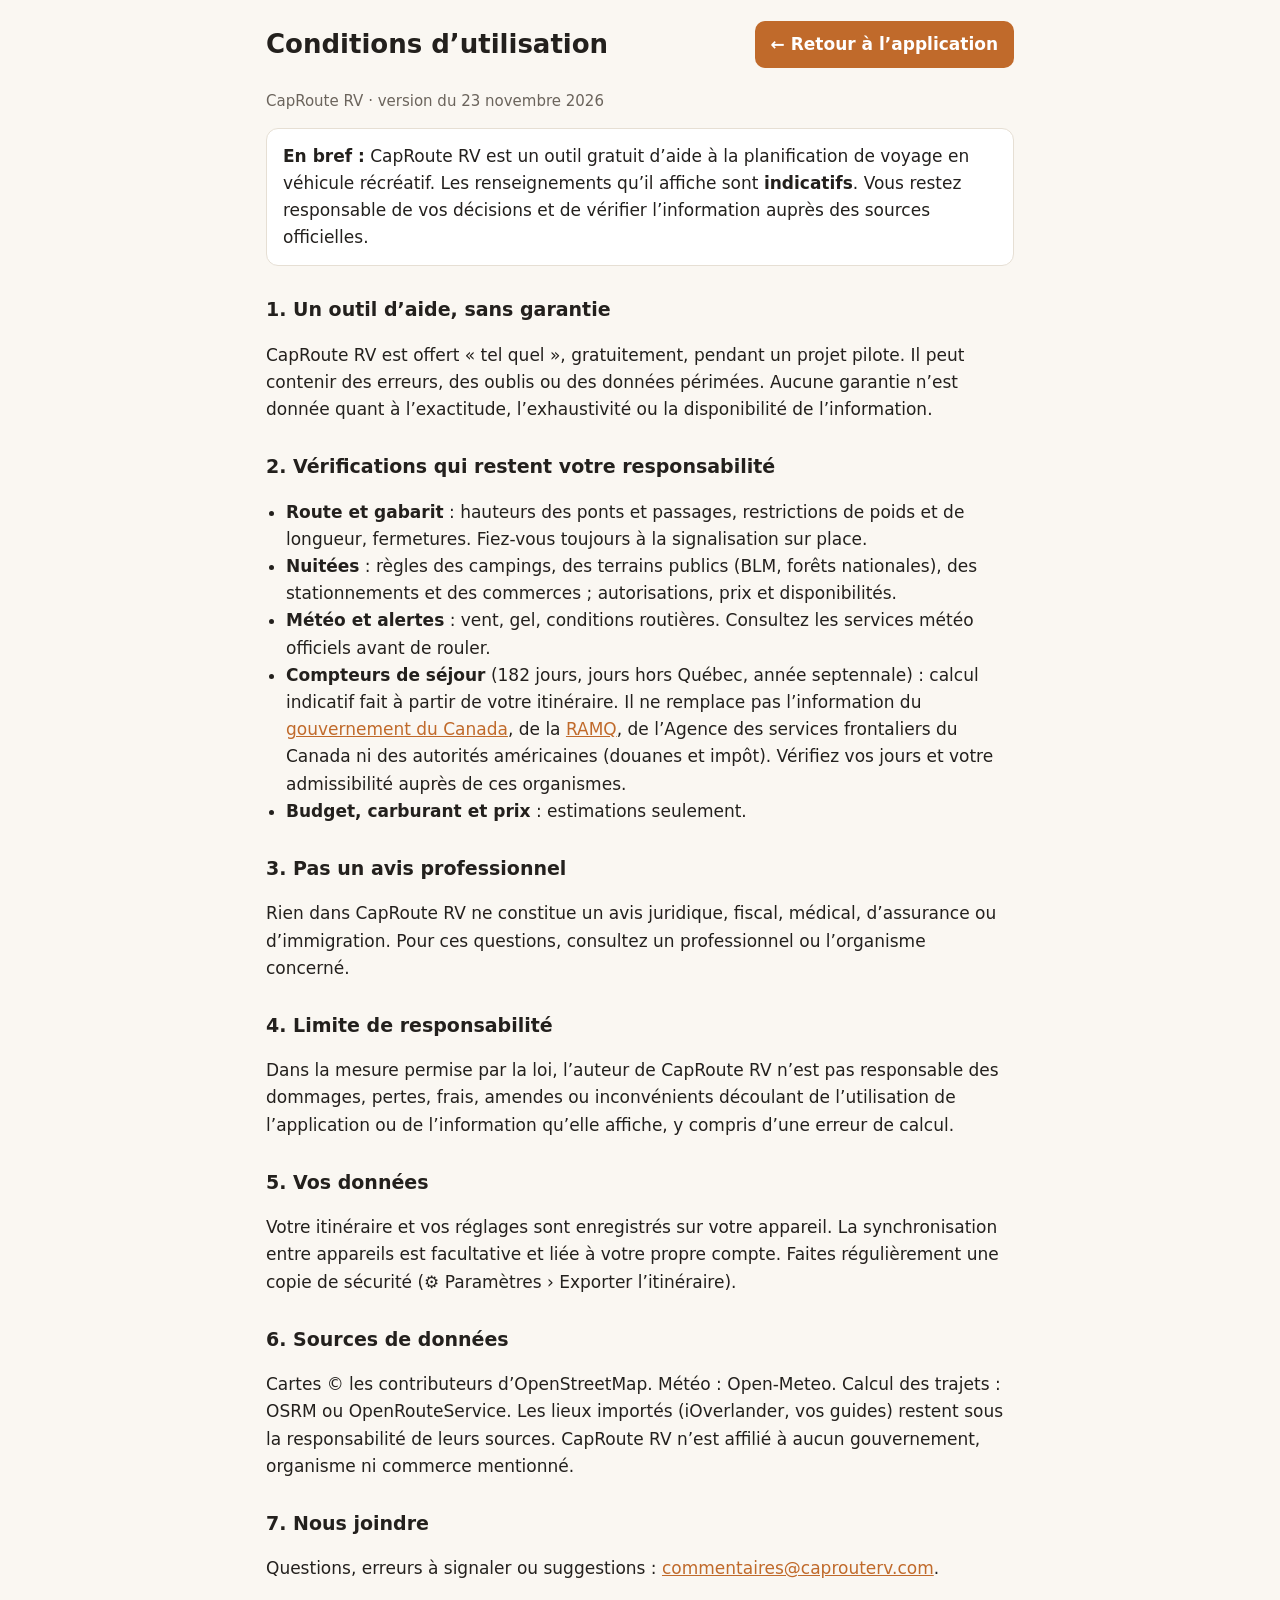
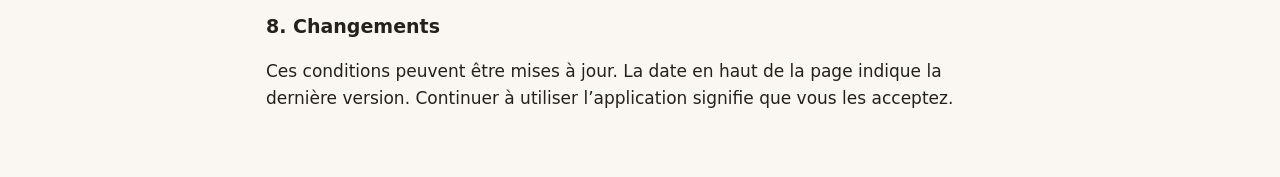
<file: conditions.html>
<!doctype html>
<html lang="fr-CA">
<head>
<meta charset="utf-8">
<meta name="viewport" content="width=device-width, initial-scale=1">
<title>Conditions d’utilisation · CapRoute RV</title>
<style>
  :root { --bg:#faf7f2; --card:#fff; --ink:#23201d; --muted:#6b645c; --line:#e6dfd4; --acc:#c06a2b; }
  @media (prefers-color-scheme: dark) {
    :root { --bg:#1a1816; --card:#24211e; --ink:#f1ece4; --muted:#b3aa9e; --line:#3a352f; --acc:#e08a4a; }
  }
  * { box-sizing: border-box; }
  body { margin:0; background:var(--bg); color:var(--ink); font:17px/1.6 system-ui,-apple-system,"Segoe UI",Roboto,sans-serif; }
  .wrap { max-width: 780px; margin: 0 auto; padding: 16px 16px 48px; }
  header { display:flex; align-items:center; justify-content:space-between; gap:12px; flex-wrap:wrap; }
  h1 { font-size: 26px; margin: 8px 0; }
  h2 { font-size: 19px; margin: 28px 0 6px; }
  a { color: var(--acc); }
  .back { display:inline-block; background:var(--acc); color:#fff; text-decoration:none; font-weight:600; padding:10px 16px; border-radius:10px; }
  .box { background:var(--card); border:1px solid var(--line); border-radius:12px; padding:14px 16px; margin-top: 12px; }
  .muted { color: var(--muted); font-size: 15px; }
  ul { padding-left: 20px; }
</style>
</head>
<body>
<div class="wrap">
  <header>
    <h1>Conditions d’utilisation</h1>
    <a class="back" href="./">← Retour à l’application</a>
  </header>
  <p class="muted">CapRoute RV · version du 23 novembre 2026</p>

  <div class="box">
    <b>En bref :</b> CapRoute RV est un outil gratuit d’aide à la planification de voyage en véhicule récréatif. Les renseignements qu’il affiche sont <b>indicatifs</b>. Vous restez responsable de vos décisions et de vérifier l’information auprès des sources officielles.
  </div>

  <h2>1. Un outil d’aide, sans garantie</h2>
  <p>CapRoute RV est offert « tel quel », gratuitement, pendant un projet pilote. Il peut contenir des erreurs, des oublis ou des données périmées. Aucune garantie n’est donnée quant à l’exactitude, l’exhaustivité ou la disponibilité de l’information.</p>

  <h2>2. Vérifications qui restent votre responsabilité</h2>
  <ul>
    <li><b>Route et gabarit</b> : hauteurs des ponts et passages, restrictions de poids et de longueur, fermetures. Fiez-vous toujours à la signalisation sur place.</li>
    <li><b>Nuitées</b> : règles des campings, des terrains publics (BLM, forêts nationales), des stationnements et des commerces ; autorisations, prix et disponibilités.</li>
    <li><b>Météo et alertes</b> : vent, gel, conditions routières. Consultez les services météo officiels avant de rouler.</li>
    <li><b>Compteurs de séjour</b> (182 jours, jours hors Québec, année septennale) : calcul indicatif fait à partir de votre itinéraire. Il ne remplace pas l’information du <a href="https://voyage.gc.ca/voyager/vivre-etranger/retraite">gouvernement du Canada</a>, de la <a href="https://www.ramq.gouv.qc.ca/fr/citoyens/absence-quebec">RAMQ</a>, de l’Agence des services frontaliers du Canada ni des autorités américaines (douanes et impôt). Vérifiez vos jours et votre admissibilité auprès de ces organismes.</li>
    <li><b>Budget, carburant et prix</b> : estimations seulement.</li>
  </ul>

  <h2>3. Pas un avis professionnel</h2>
  <p>Rien dans CapRoute RV ne constitue un avis juridique, fiscal, médical, d’assurance ou d’immigration. Pour ces questions, consultez un professionnel ou l’organisme concerné.</p>

  <h2>4. Limite de responsabilité</h2>
  <p>Dans la mesure permise par la loi, l’auteur de CapRoute RV n’est pas responsable des dommages, pertes, frais, amendes ou inconvénients découlant de l’utilisation de l’application ou de l’information qu’elle affiche, y compris d’une erreur de calcul.</p>

  <h2>5. Vos données</h2>
  <p>Votre itinéraire et vos réglages sont enregistrés sur votre appareil. La synchronisation entre appareils est facultative et liée à votre propre compte. Faites régulièrement une copie de sécurité (⚙ Paramètres › Exporter l’itinéraire).</p>

  <h2>6. Sources de données</h2>
  <p>Cartes © les contributeurs d’OpenStreetMap. Météo : Open-Meteo. Calcul des trajets : OSRM ou OpenRouteService. Les lieux importés (iOverlander, vos guides) restent sous la responsabilité de leurs sources. CapRoute RV n’est affilié à aucun gouvernement, organisme ni commerce mentionné.</p>

  <h2>7. Nous joindre</h2>
  <p>Questions, erreurs à signaler ou suggestions : <a href="mailto:commentaires@caprouterv.com?subject=CapRoute%20RV%20%E2%80%93%20commentaires">commentaires@caprouterv.com</a>.</p>

  <h2>8. Changements</h2>
  <p>Ces conditions peuvent être mises à jour. La date en haut de la page indique la dernière version. Continuer à utiliser l’application signifie que vous les acceptez.</p>
</div>
</body>
</html>
</file>
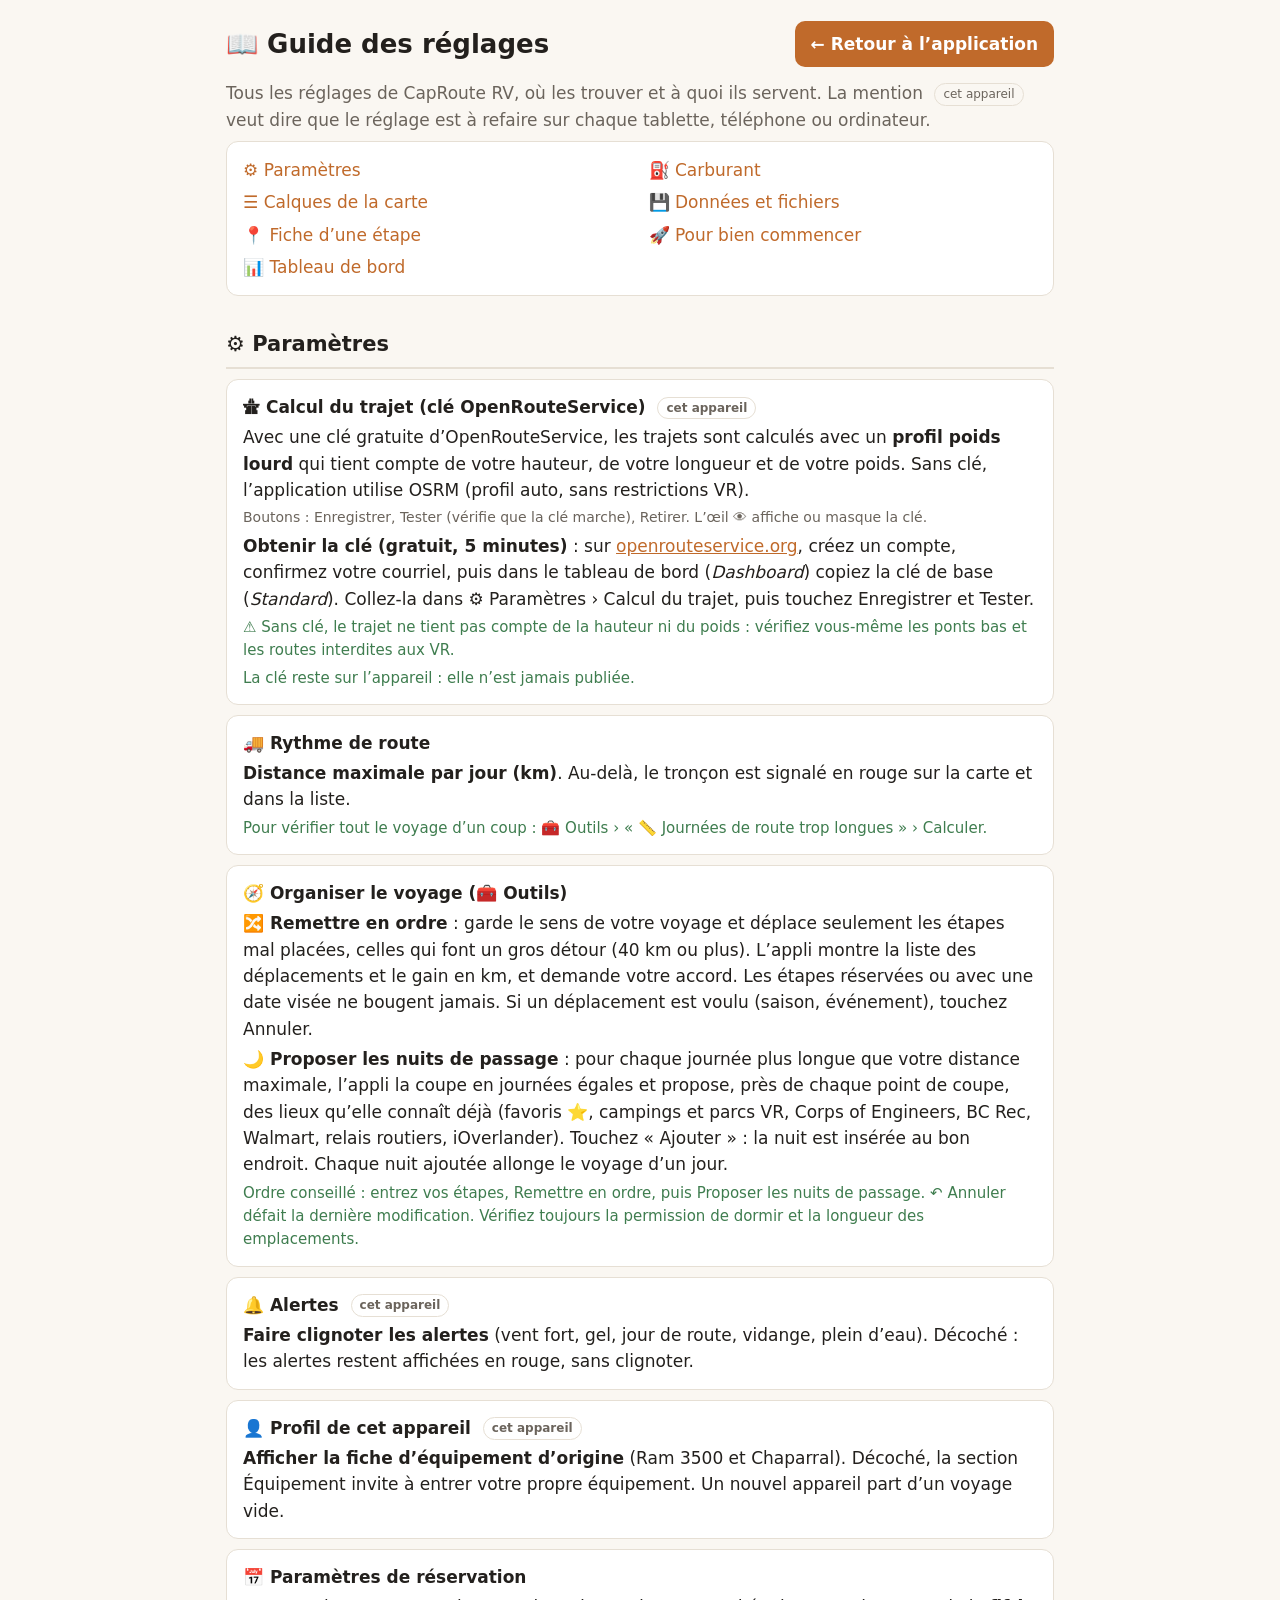
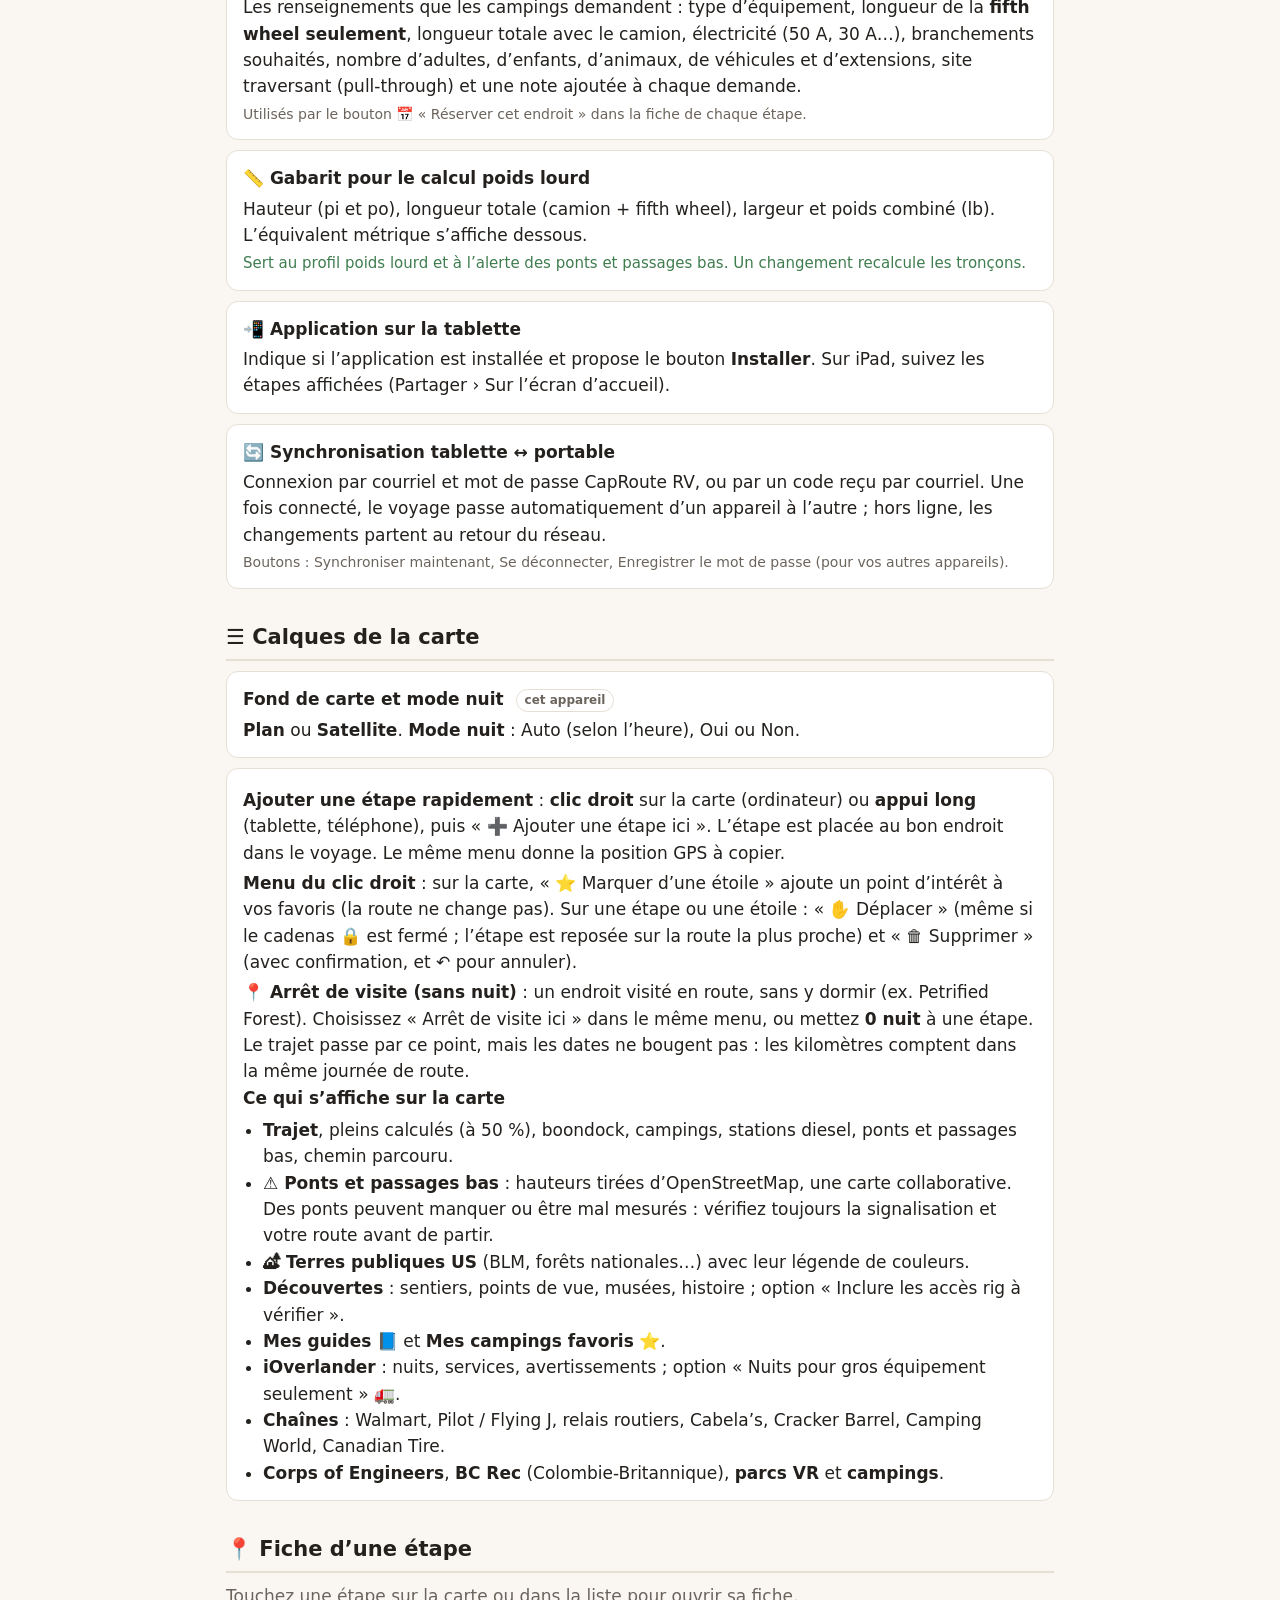
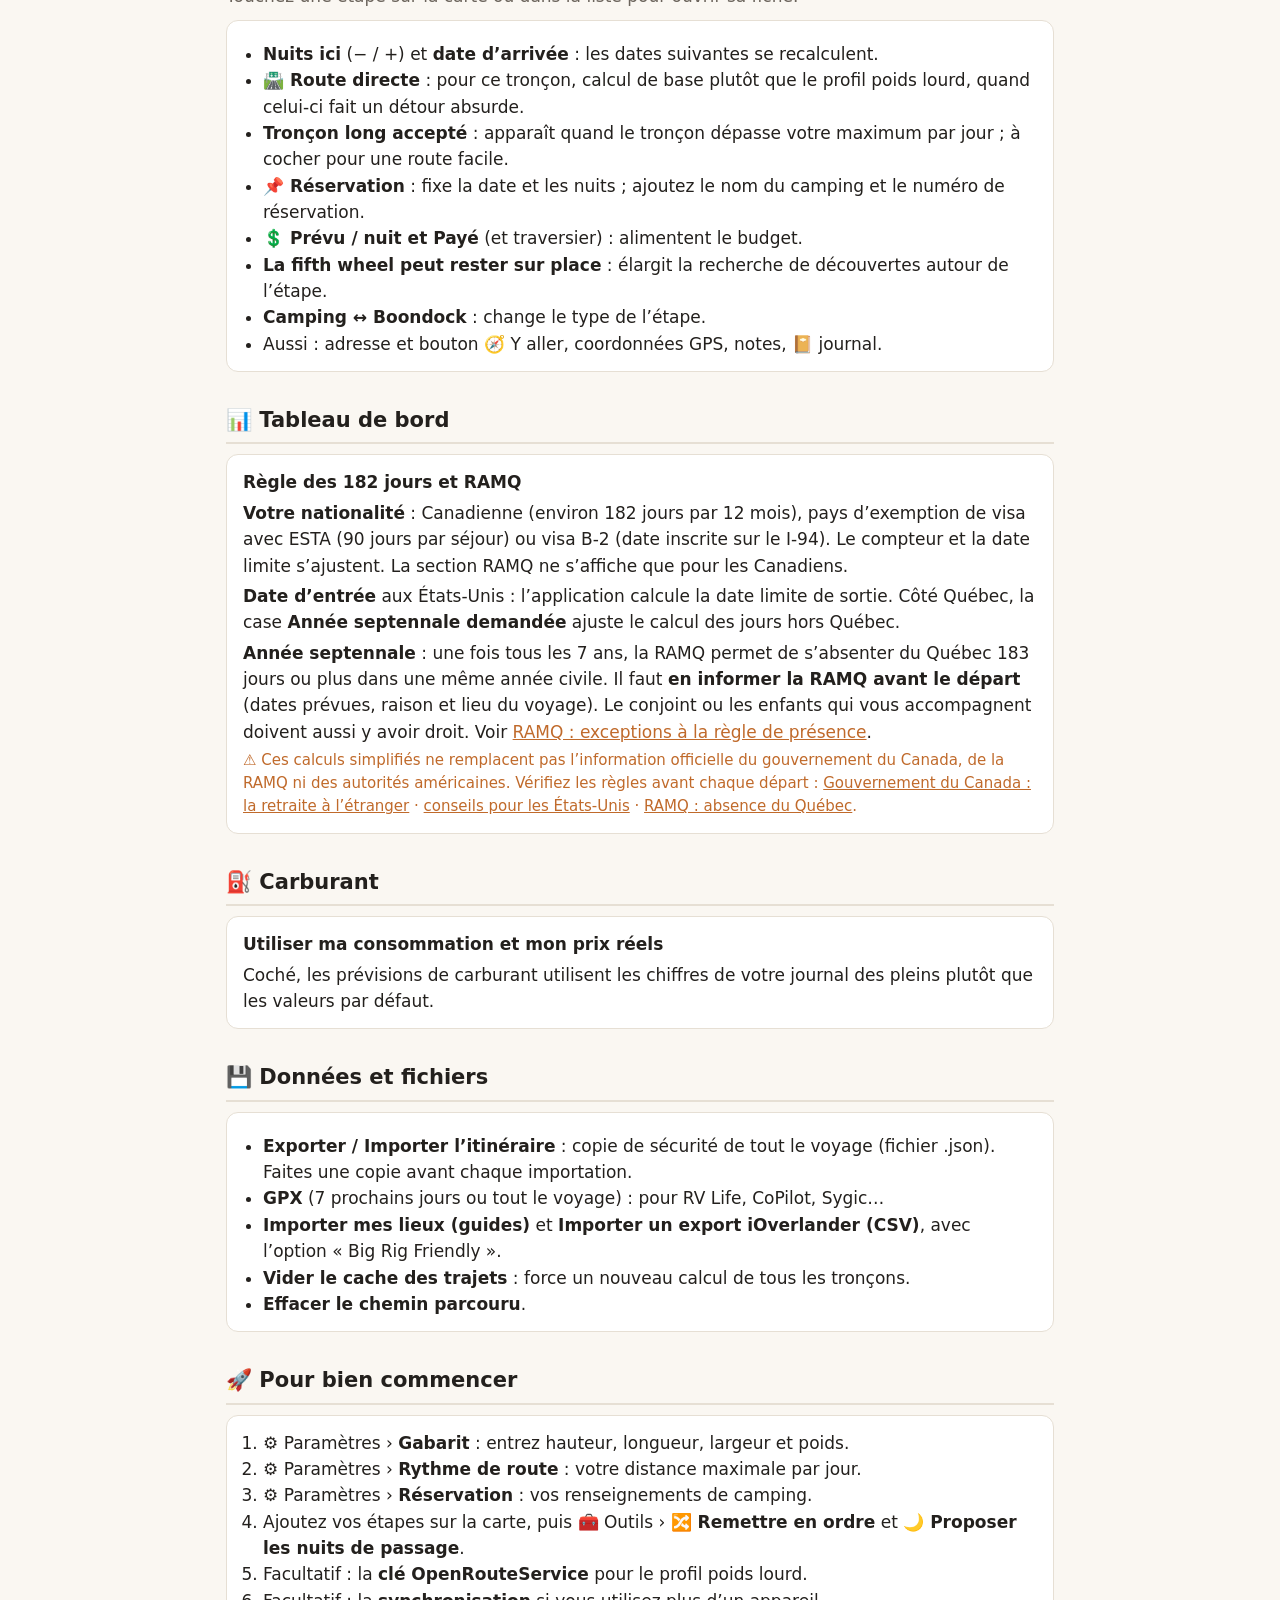
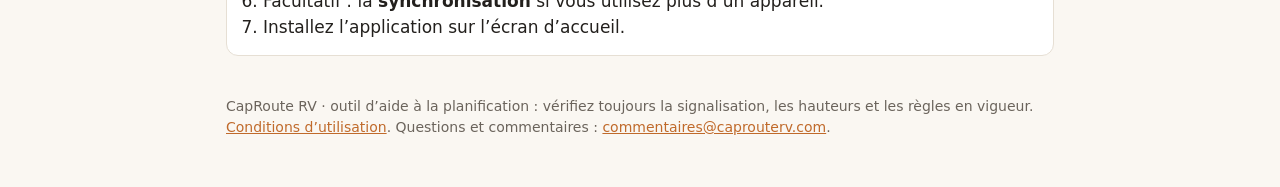
<file: guide.html>
<!doctype html>
<html lang="fr-CA">
<head>
<meta charset="utf-8">
<meta name="viewport" content="width=device-width, initial-scale=1">
<title>Guide des réglages · CapRoute RV</title>
<style>
  :root { --bg:#faf7f2; --card:#fff; --ink:#23201d; --muted:#6b645c; --line:#e6dfd4; --acc:#c06a2b; --ok:#3f7d4f; }
  @media (prefers-color-scheme: dark) {
    :root { --bg:#1a1816; --card:#24211e; --ink:#f1ece4; --muted:#b3aa9e; --line:#3a352f; --acc:#e08a4a; --ok:#6db27d; }
  }
  * { box-sizing: border-box; }
  body { margin:0; background:var(--bg); color:var(--ink); font:17px/1.55 system-ui,-apple-system,"Segoe UI",Roboto,sans-serif; }
  .wrap { max-width: 860px; margin: 0 auto; padding: 16px 16px 48px; }
  header { display:flex; align-items:center; justify-content:space-between; gap:12px; flex-wrap:wrap; margin-bottom:8px; }
  h1 { font-size: 26px; margin: 8px 0; }
  h2 { font-size: 21px; margin: 32px 0 10px; padding-bottom: 6px; border-bottom: 2px solid var(--line); }
  h3 { font-size: 17px; margin: 0 0 4px; }
  a { color: var(--acc); }
  .back { display:inline-block; background:var(--acc); color:#fff; text-decoration:none; font-weight:600; padding:10px 16px; border-radius:10px; }
  .lead { color: var(--muted); margin: 0 0 8px; }
  .toc { background:var(--card); border:1px solid var(--line); border-radius:12px; padding:12px 16px; columns: 2 240px; }
  .toc a { display:block; padding:3px 0; text-decoration:none; }
  .item { background:var(--card); border:1px solid var(--line); border-radius:12px; padding:14px 16px; margin:10px 0; }
  .item p { margin: 4px 0 0; }
  .where { font-size: 14px; color: var(--muted); }
  .tip { font-size: 15px; color: var(--ok); margin-top: 6px; }
  .dev { display:inline-block; font-size:12px; border:1px solid var(--line); border-radius:999px; padding:1px 8px; margin-left:6px; color:var(--muted); vertical-align: middle; }
  ul { margin: 6px 0 0; padding-left: 20px; }
  footer { margin-top: 40px; font-size: 14px; color: var(--muted); }
</style>
</head>
<body>
<div class="wrap">
  <header>
    <h1>📖 Guide des réglages</h1>
    <a class="back" href="./">← Retour à l’application</a>
  </header>
  <p class="lead">Tous les réglages de CapRoute RV, où les trouver et à quoi ils servent. La mention <span class="dev">cet appareil</span> veut dire que le réglage est à refaire sur chaque tablette, téléphone ou ordinateur.</p>

  <nav class="toc">
    <a href="#params">⚙ Paramètres</a>
    <a href="#carte">☰ Calques de la carte</a>
    <a href="#etape">📍 Fiche d’une étape</a>
    <a href="#tableau">📊 Tableau de bord</a>
    <a href="#carburant">⛽ Carburant</a>
    <a href="#donnees">💾 Données et fichiers</a>
    <a href="#debut">🚀 Pour bien commencer</a>
  </nav>

  <h2 id="params">⚙ Paramètres</h2>

  <div class="item">
    <h3>🛣 Calcul du trajet (clé OpenRouteService) <span class="dev">cet appareil</span></h3>
    <p>Avec une clé gratuite d’OpenRouteService, les trajets sont calculés avec un <b>profil poids lourd</b> qui tient compte de votre hauteur, de votre longueur et de votre poids. Sans clé, l’application utilise OSRM (profil auto, sans restrictions VR).</p>
    <p class="where">Boutons : Enregistrer, Tester (vérifie que la clé marche), Retirer. L’œil 👁 affiche ou masque la clé.</p>
    <p><b>Obtenir la clé (gratuit, 5 minutes)</b> : sur <a href="https://openrouteservice.org/">openrouteservice.org</a>, créez un compte, confirmez votre courriel, puis dans le tableau de bord (<i>Dashboard</i>) copiez la clé de base (<i>Standard</i>). Collez-la dans ⚙ Paramètres › Calcul du trajet, puis touchez Enregistrer et Tester.</p>
    <p class="tip">⚠️ Sans clé, le trajet ne tient pas compte de la hauteur ni du poids : vérifiez vous-même les ponts bas et les routes interdites aux VR.</p>
    <p class="tip">La clé reste sur l’appareil : elle n’est jamais publiée.</p>
  </div>

  <div class="item">
    <h3>🚚 Rythme de route</h3>
    <p><b>Distance maximale par jour (km)</b>. Au-delà, le tronçon est signalé en rouge sur la carte et dans la liste.</p>
    <p class="tip">Pour vérifier tout le voyage d’un coup : 🧰 Outils › « 📏 Journées de route trop longues » › Calculer.</p>
  </div>

  <div class="item">
    <h3>🧭 Organiser le voyage (🧰 Outils)</h3>
    <p><b>🔀 Remettre en ordre</b> : garde le sens de votre voyage et déplace seulement les étapes mal placées, celles qui font un gros détour (40 km ou plus). L’appli montre la liste des déplacements et le gain en km, et demande votre accord. Les étapes réservées ou avec une date visée ne bougent jamais. Si un déplacement est voulu (saison, événement), touchez Annuler.</p>
    <p><b>🌙 Proposer les nuits de passage</b> : pour chaque journée plus longue que votre distance maximale, l’appli la coupe en journées égales et propose, près de chaque point de coupe, des lieux qu’elle connaît déjà (favoris ⭐, campings et parcs VR, Corps of Engineers, BC Rec, Walmart, relais routiers, iOverlander). Touchez « Ajouter » : la nuit est insérée au bon endroit. Chaque nuit ajoutée allonge le voyage d’un jour.</p>
    <p class="tip">Ordre conseillé : entrez vos étapes, Remettre en ordre, puis Proposer les nuits de passage. ↶ Annuler défait la dernière modification. Vérifiez toujours la permission de dormir et la longueur des emplacements.</p>
  </div>

  <div class="item">
    <h3>🔔 Alertes <span class="dev">cet appareil</span></h3>
    <p><b>Faire clignoter les alertes</b> (vent fort, gel, jour de route, vidange, plein d’eau). Décoché : les alertes restent affichées en rouge, sans clignoter.</p>
  </div>

  <div class="item">
    <h3>👤 Profil de cet appareil <span class="dev">cet appareil</span></h3>
    <p><b>Afficher la fiche d’équipement d’origine</b> (Ram 3500 et Chaparral). Décoché, la section Équipement invite à entrer votre propre équipement. Un nouvel appareil part d’un voyage vide.</p>
  </div>

  <div class="item">
    <h3>📅 Paramètres de réservation</h3>
    <p>Les renseignements que les campings demandent : type d’équipement, longueur de la <b>fifth wheel seulement</b>, longueur totale avec le camion, électricité (50 A, 30 A…), branchements souhaités, nombre d’adultes, d’enfants, d’animaux, de véhicules et d’extensions, site traversant (pull-through) et une note ajoutée à chaque demande.</p>
    <p class="where">Utilisés par le bouton 📅 « Réserver cet endroit » dans la fiche de chaque étape.</p>
  </div>

  <div class="item">
    <h3>📏 Gabarit pour le calcul poids lourd</h3>
    <p>Hauteur (pi et po), longueur totale (camion + fifth wheel), largeur et poids combiné (lb). L’équivalent métrique s’affiche dessous.</p>
    <p class="tip">Sert au profil poids lourd et à l’alerte des ponts et passages bas. Un changement recalcule les tronçons.</p>
  </div>

  <div class="item">
    <h3>📲 Application sur la tablette</h3>
    <p>Indique si l’application est installée et propose le bouton <b>Installer</b>. Sur iPad, suivez les étapes affichées (Partager › Sur l’écran d’accueil).</p>
  </div>

  <div class="item">
    <h3>🔄 Synchronisation tablette ↔ portable</h3>
    <p>Connexion par courriel et mot de passe CapRoute RV, ou par un code reçu par courriel. Une fois connecté, le voyage passe automatiquement d’un appareil à l’autre ; hors ligne, les changements partent au retour du réseau.</p>
    <p class="where">Boutons : Synchroniser maintenant, Se déconnecter, Enregistrer le mot de passe (pour vos autres appareils).</p>
  </div>

  <h2 id="carte">☰ Calques de la carte</h2>
  <div class="item">
    <h3>Fond de carte et mode nuit <span class="dev">cet appareil</span></h3>
    <p><b>Plan</b> ou <b>Satellite</b>. <b>Mode nuit</b> : Auto (selon l’heure), Oui ou Non.</p>
  </div>
  <div class="item">
    <p><b>Ajouter une étape rapidement</b> : <b>clic droit</b> sur la carte (ordinateur) ou <b>appui long</b> (tablette, téléphone), puis « ➕ Ajouter une étape ici ». L’étape est placée au bon endroit dans le voyage. Le même menu donne la position GPS à copier.</p>
    <p><b>Menu du clic droit</b> : sur la carte, « ⭐ Marquer d’une étoile » ajoute un point d’intérêt à vos favoris (la route ne change pas). Sur une étape ou une étoile : « ✋ Déplacer » (même si le cadenas 🔒 est fermé ; l’étape est reposée sur la route la plus proche) et « 🗑 Supprimer » (avec confirmation, et ↶ pour annuler).</p>
    <p><b>📍 Arrêt de visite (sans nuit)</b> : un endroit visité en route, sans y dormir (ex. Petrified Forest). Choisissez « Arrêt de visite ici » dans le même menu, ou mettez <b>0 nuit</b> à une étape. Le trajet passe par ce point, mais les dates ne bougent pas : les kilomètres comptent dans la même journée de route.</p>
    <h3>Ce qui s’affiche sur la carte</h3>
    <ul>
      <li><b>Trajet</b>, pleins calculés (à 50 %), boondock, campings, stations diesel, ponts et passages bas, chemin parcouru.</li>
      <li><b>⚠ Ponts et passages bas</b> : hauteurs tirées d’OpenStreetMap, une carte collaborative. Des ponts peuvent manquer ou être mal mesurés : vérifiez toujours la signalisation et votre route avant de partir.</li>
      <li><b>🏕 Terres publiques US</b> (BLM, forêts nationales…) avec leur légende de couleurs.</li>
      <li><b>Découvertes</b> : sentiers, points de vue, musées, histoire ; option « Inclure les accès rig à vérifier ».</li>
      <li><b>Mes guides</b> 📘 et <b>Mes campings favoris</b> ⭐.</li>
      <li><b>iOverlander</b> : nuits, services, avertissements ; option « Nuits pour gros équipement seulement » 🚛.</li>
      <li><b>Chaînes</b> : Walmart, Pilot / Flying J, relais routiers, Cabela’s, Cracker Barrel, Camping World, Canadian Tire.</li>
      <li><b>Corps of Engineers</b>, <b>BC Rec</b> (Colombie-Britannique), <b>parcs VR</b> et <b>campings</b>.</li>
    </ul>
  </div>

  <h2 id="etape">📍 Fiche d’une étape</h2>
  <p class="lead">Touchez une étape sur la carte ou dans la liste pour ouvrir sa fiche.</p>
  <div class="item">
    <ul>
      <li><b>Nuits ici</b> (− / +) et <b>date d’arrivée</b> : les dates suivantes se recalculent.</li>
      <li><b>🛣️ Route directe</b> : pour ce tronçon, calcul de base plutôt que le profil poids lourd, quand celui-ci fait un détour absurde.</li>
      <li><b>Tronçon long accepté</b> : apparaît quand le tronçon dépasse votre maximum par jour ; à cocher pour une route facile.</li>
      <li><b>📌 Réservation</b> : fixe la date et les nuits ; ajoutez le nom du camping et le numéro de réservation.</li>
      <li><b>💲 Prévu / nuit et Payé</b> (et traversier) : alimentent le budget.</li>
      <li><b>La fifth wheel peut rester sur place</b> : élargit la recherche de découvertes autour de l’étape.</li>
      <li><b>Camping ↔ Boondock</b> : change le type de l’étape.</li>
      <li>Aussi : adresse et bouton 🧭 Y aller, coordonnées GPS, notes, 📔 journal.</li>
    </ul>
  </div>

  <h2 id="tableau">📊 Tableau de bord</h2>
  <div class="item">
    <h3>Règle des 182 jours et RAMQ</h3>
    <p><b>Votre nationalité</b> : Canadienne (environ 182 jours par 12 mois), pays d’exemption de visa avec ESTA (90 jours par séjour) ou visa B-2 (date inscrite sur le I-94). Le compteur et la date limite s’ajustent. La section RAMQ ne s’affiche que pour les Canadiens.</p>
    <p><b>Date d’entrée</b> aux États-Unis : l’application calcule la date limite de sortie. Côté Québec, la case <b>Année septennale demandée</b> ajuste le calcul des jours hors Québec.</p>
    <p><b>Année septennale</b> : une fois tous les 7 ans, la RAMQ permet de s’absenter du Québec 183 jours ou plus dans une même année civile. Il faut <b>en informer la RAMQ avant le départ</b> (dates prévues, raison et lieu du voyage). Le conjoint ou les enfants qui vous accompagnent doivent aussi y avoir droit. Voir <a href="https://www.ramq.gouv.qc.ca/fr/citoyens/absence-quebec/exceptions-regle-presence" target="_blank" rel="noopener">RAMQ : exceptions à la règle de présence</a>.</p>
    <p class="tip" style="color:var(--acc)">⚠️ Ces calculs simplifiés ne remplacent pas l’information officielle du gouvernement du Canada, de la RAMQ ni des autorités américaines. Vérifiez les règles avant chaque départ :
      <a href="https://voyage.gc.ca/voyager/vivre-etranger/retraite" target="_blank" rel="noopener">Gouvernement du Canada : la retraite à l’étranger</a> ·
      <a href="https://voyage.gc.ca/destinations/etats-unis" target="_blank" rel="noopener">conseils pour les États-Unis</a> ·
      <a href="https://www.ramq.gouv.qc.ca/fr/citoyens/absence-quebec" target="_blank" rel="noopener">RAMQ : absence du Québec</a>.</p>
  </div>

  <h2 id="carburant">⛽ Carburant</h2>
  <div class="item">
    <h3>Utiliser ma consommation et mon prix réels</h3>
    <p>Coché, les prévisions de carburant utilisent les chiffres de votre journal des pleins plutôt que les valeurs par défaut.</p>
  </div>

  <h2 id="donnees">💾 Données et fichiers</h2>
  <div class="item">
    <ul>
      <li><b>Exporter / Importer l’itinéraire</b> : copie de sécurité de tout le voyage (fichier .json). Faites une copie avant chaque importation.</li>
      <li><b>GPX</b> (7 prochains jours ou tout le voyage) : pour RV Life, CoPilot, Sygic…</li>
      <li><b>Importer mes lieux (guides)</b> et <b>Importer un export iOverlander (CSV)</b>, avec l’option « Big Rig Friendly ».</li>
      <li><b>Vider le cache des trajets</b> : force un nouveau calcul de tous les tronçons.</li>
      <li><b>Effacer le chemin parcouru</b>.</li>
    </ul>
  </div>

  <h2 id="debut">🚀 Pour bien commencer</h2>
  <div class="item">
    <ol style="margin:0; padding-left: 20px">
      <li>⚙ Paramètres › <b>Gabarit</b> : entrez hauteur, longueur, largeur et poids.</li>
      <li>⚙ Paramètres › <b>Rythme de route</b> : votre distance maximale par jour.</li>
      <li>⚙ Paramètres › <b>Réservation</b> : vos renseignements de camping.</li>
      <li>Ajoutez vos étapes sur la carte, puis 🧰 Outils › <b>🔀 Remettre en ordre</b> et <b>🌙 Proposer les nuits de passage</b>.</li>
      <li>Facultatif : la <b>clé OpenRouteService</b> pour le profil poids lourd.</li>
      <li>Facultatif : la <b>synchronisation</b> si vous utilisez plus d’un appareil.</li>
      <li>Installez l’application sur l’écran d’accueil.</li>
    </ol>
  </div>

  <footer>CapRoute RV · outil d’aide à la planification : vérifiez toujours la signalisation, les hauteurs et les règles en vigueur. <a href="conditions.html">Conditions d’utilisation</a>. Questions et commentaires : <a href="mailto:commentaires@caprouterv.com?subject=CapRoute%20RV%20%E2%80%93%20commentaires">commentaires@caprouterv.com</a>.</footer>
</div>
</body>
</html>
</file>
